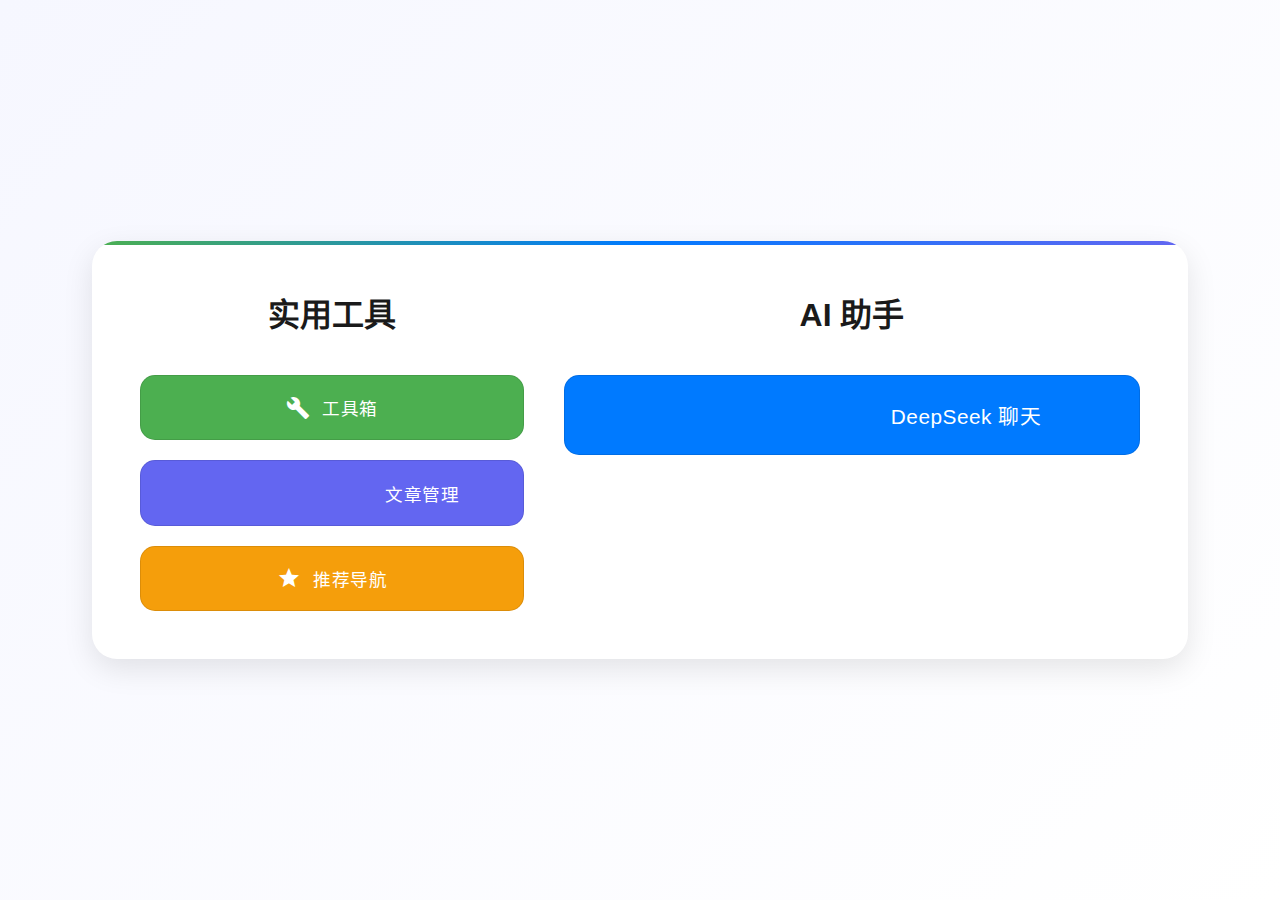
<file: index.html>
<!DOCTYPE html>
<html lang="zh-CN">
<head>
    <meta charset="UTF-8">
    <meta name="viewport" content="width=device-width, initial-scale=1.0">
    <title>项目主页</title>
    <link href="https://fonts.googleapis.com/icon?family=Material+Icons" rel="stylesheet">
    <style>
        body {
            font-family: 'Segoe UI', Tahoma, Geneva, Verdana, sans-serif;
            margin: 0;
            padding: 0;
            min-height: 100vh;
            background: linear-gradient(135deg, #f6f7ff 0%, #ffffff 100%);
            display: flex;
            justify-content: center;
            align-items: center;
        }

        .container {
            display: grid;
            grid-template-columns: 1fr 1.5fr;
            gap: 40px;
            background: white;
            padding: 3rem;
            border-radius: 25px;
            box-shadow: 0 10px 30px rgba(0, 0, 0, 0.1);
            max-width: 1000px;
            width: 90%;
            position: relative;
            overflow: hidden;
        }

        .container::before {
            content: '';
            position: absolute;
            top: 0;
            left: 0;
            right: 0;
            height: 4px;
            background: linear-gradient(90deg, #4CAF50, #007AFF, #6366f1);
        }

        .section {
            display: flex;
            flex-direction: column;
            gap: 20px;
        }

        .section-title {
            color: #1a1a1a;
            font-size: 2em;
            margin: 0 0 20px 0;
            text-align: center;
            font-weight: 600;
        }

        .project-link {
            display: flex;
            align-items: center;
            justify-content: center;
            gap: 0.75rem;
            padding: 1.2rem;
            text-decoration: none;
            border-radius: 15px;
            transition: all 0.3s ease;
            font-size: 1.1rem;
            font-weight: 500;
            letter-spacing: 0.5px;
            position: relative;
            overflow: hidden;
            border: 1px solid rgba(0, 0, 0, 0.1);
        }

        .project-link i {
            font-size: 1.5rem;
        }

        .tools-link {
            background: #4CAF50;
            color: white;
        }

        .ai-link {
            background: #007AFF;
            color: white;
            font-size: 1.3rem;
            padding: 1.5rem;
        }

        .project-link:hover {
            transform: translateY(-3px);
            box-shadow: 0 8px 16px rgba(0,0,0,0.1);
        }

        .project-link:active {
            transform: translateY(-1px);
        }

        .project-link::after {
            content: '';
            position: absolute;
            top: 0;
            left: 0;
            width: 100%;
            height: 100%;
            background: rgba(255, 255, 255, 0.1);
            transform: scaleX(0);
            transform-origin: right;
            transition: transform 0.3s ease;
        }

        .project-link:hover::after {
            transform: scaleX(1);
            transform-origin: left;
        }

        @media (max-width: 768px) {
            .container {
                grid-template-columns: 1fr;
                padding: 2rem;
                gap: 30px;
            }

            .section-title {
                font-size: 1.8em;
            }

            .project-link {
                padding: 1rem;
                font-size: 1rem;
            }

            .ai-link {
                font-size: 1.2rem;
                padding: 1.2rem;
            }
        }

        .content-link {
            background: #6366f1;
            color: white;
        }

        .recommend-link {
            background: #f59e0b;
            color: white;
        }
    </style>
</head>
<body>
    <div class="container">
        <div class="section">
            <h1 class="section-title">实用工具</h1>
            <a href="tools/index.html" class="project-link tools-link">
                <i class="material-icons">build</i>
                <span>工具箱</span>
            </a>
            <a href="articles/index.html" class="project-link content-link">
                <i class="material-icons">article</i>
                <span>文章管理</span>
            </a>
            <a href="recommendations/index.html" class="project-link recommend-link">
                <i class="material-icons">star</i>
                <span>推荐导航</span>
            </a>
        </div>
        <div class="section">
            <h1 class="section-title">AI 助手</h1>
            <a href="deepseek-chat/index.html" class="project-link ai-link">
                <i class="material-icons">smart_toy</i>
                <span>DeepSeek 聊天</span>
            </a>
        </div>
    </div>
</body>
</html>
</file>
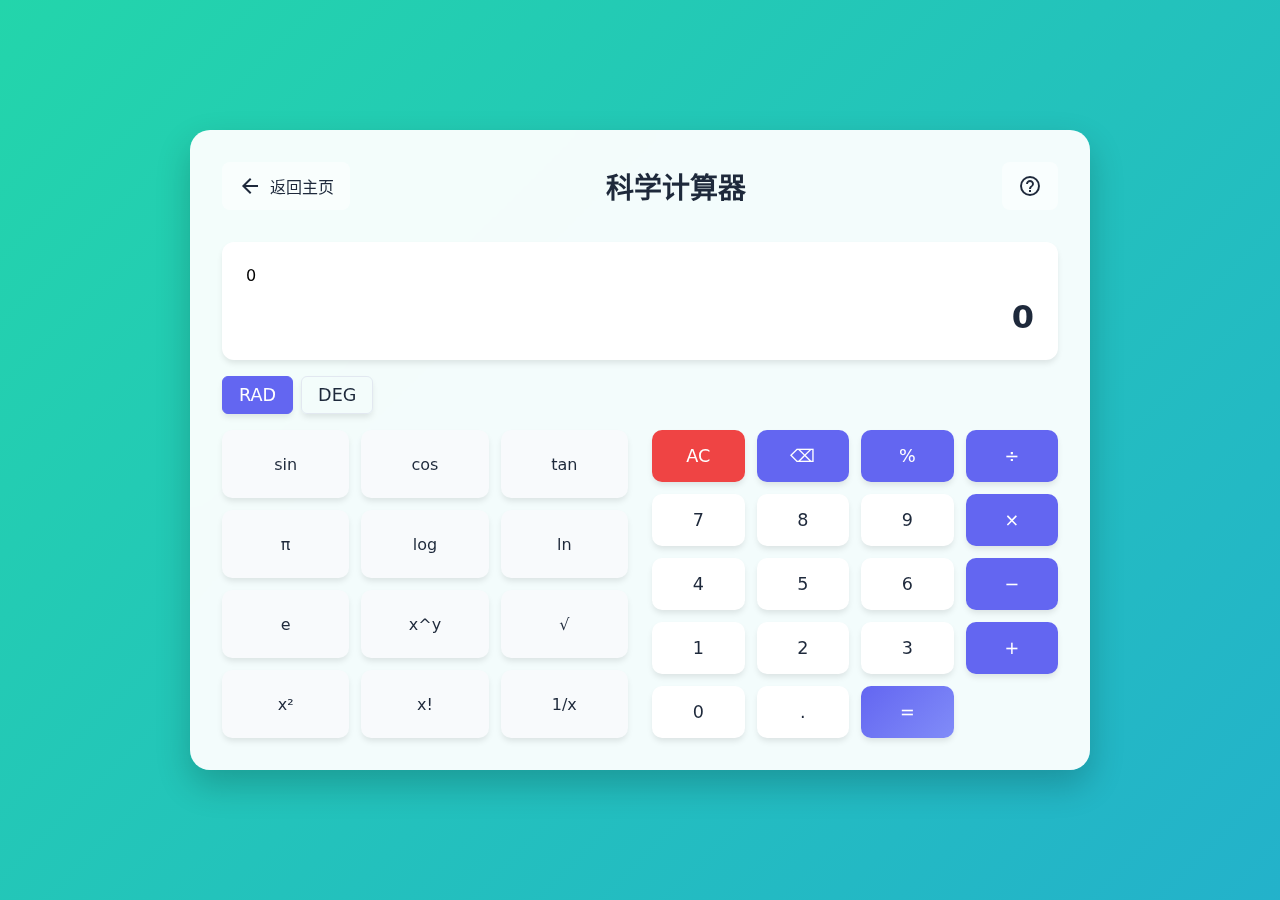
<file: calculator/index.html>
<!DOCTYPE html>
<html lang="zh-CN">
<head>
  <meta charset="UTF-8">
  <meta name="viewport" content="width=device-width, initial-scale=1.0">
  <title>科学计算器</title>
  <link href="https://fonts.googleapis.com/icon?family=Material+Icons" rel="stylesheet">
  <link rel="stylesheet" href="style.css">
</head>
<body>
  <div class="container">
    <div class="header">
      <a href="../index.html" class="back-btn">
        <i class="material-icons">arrow_back</i>
        <span>返回主页</span>
      </a>
      <h1>科学计算器</h1>
      <a href="help.html" class="help-btn">
        <i class="material-icons">help_outline</i>
      </a>
    </div>
    <div class="calculator">
      <div class="display">
        <div class="expression" id="expression">0</div>
        <input type="text" id="display" value="0" disabled>
      </div>
      <div class="mode-switch">
        <button class="mode-btn active" data-mode="rad">RAD</button>
        <button class="mode-btn" data-mode="deg">DEG</button>
      </div>
      <div class="buttons">
        <div class="scientific-buttons">
          <button class="function" data-value="sin">sin</button>
          <button class="function" data-value="cos">cos</button>
          <button class="function" data-value="tan">tan</button>
          <button class="function" data-value="pi">π</button>
          <button class="function" data-value="log">log</button>
          <button class="function" data-value="ln">ln</button>
          <button class="function" data-value="e">e</button>
          <button class="function" data-value="pow">x^y</button>
          <button class="function" data-value="sqrt">√</button>
          <button class="function" data-value="square">x²</button>
          <button class="function" data-value="factorial">x!</button>
          <button class="function" data-value="inverse">1/x</button>
        </div>
        <div class="basic-buttons">
          <button class="operator clear" data-value="AC">AC</button>
          <button class="operator" data-value="DEL">⌫</button>
          <button class="operator" data-value="%">%</button>
          <button class="operator" data-value="/">÷</button>
          <button data-value="7">7</button>
          <button data-value="8">8</button>
          <button data-value="9">9</button>
          <button class="operator" data-value="*">×</button>
          <button data-value="4">4</button>
          <button data-value="5">5</button>
          <button data-value="6">6</button>
          <button class="operator" data-value="-">−</button>
          <button data-value="1">1</button>
          <button data-value="2">2</button>
          <button data-value="3">3</button>
          <button class="operator" data-value="+">+</button>
          <button data-value="0" class="zero">0</button>
          <button data-value=".">.</button>
          <button class="operator equal" data-value="=">=</button>
        </div>
      </div>
    </div>
  </div>
  <script src="script.js"></script>
</body>
</html>
</file>
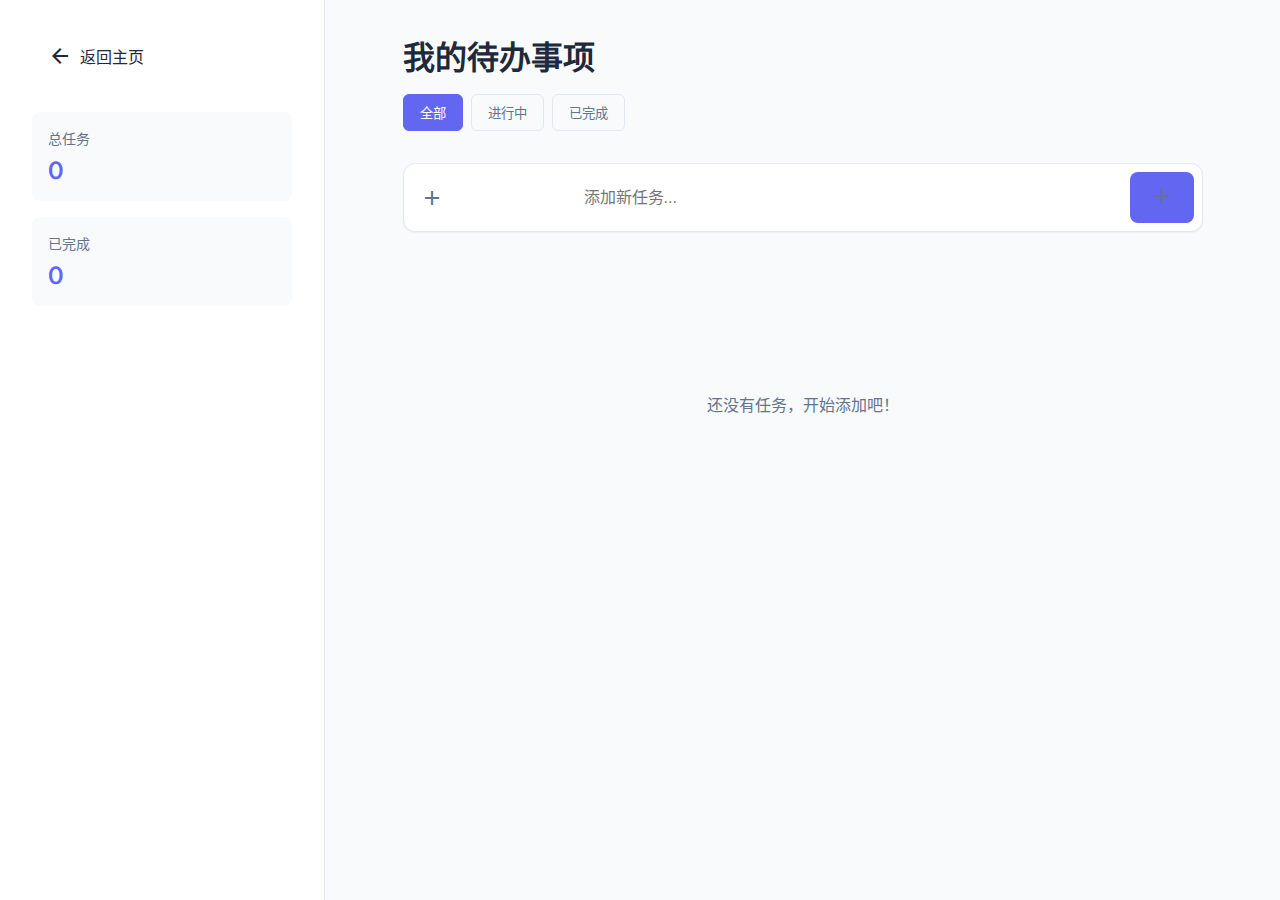
<file: daibanshixiang/index.html>
<!DOCTYPE html>
<html lang="zh-CN">
<head>
  <meta charset="UTF-8">
  <meta name="viewport" content="width=device-width, initial-scale=1.0">
  <title>待办事项</title>
  <link href="https://fonts.googleapis.com/icon?family=Material+Icons" rel="stylesheet">
  <link href="https://fonts.googleapis.com/css2?family=Inter:wght@400;500;600&display=swap" rel="stylesheet">
  <link rel="stylesheet" href="style.css">
</head>
<body>
  <div class="app-container">
    <div class="sidebar">
      <a href="../index.html" class="back-btn">
        <i class="material-icons">arrow_back</i>
        <span>返回主页</span>
      </a>
      <div class="stats">
        <div class="stat-item">
          <span class="stat-label">总任务</span>
          <span class="stat-value" id="total-tasks">0</span>
        </div>
        <div class="stat-item">
          <span class="stat-label">已完成</span>
          <span class="stat-value" id="completed-tasks">0</span>
        </div>
      </div>
    </div>
    
    <div class="main-content">
      <div class="header">
        <h1>我的待办事项</h1>
        <div class="filters">
          <button class="filter-btn active" data-filter="all">全部</button>
          <button class="filter-btn" data-filter="active">进行中</button>
          <button class="filter-btn" data-filter="completed">已完成</button>
        </div>
      </div>

      <form id="todo-form">
        <div class="input-group">
          <i class="material-icons">add_task</i>
          <input type="text" id="todo-input" placeholder="添加新任务..." required>
          <button type="submit">
            <i class="material-icons">add</i>
          </button>
        </div>
      </form>

      <div class="todo-container">
        <ul id="todo-list"></ul>
        <div id="empty-state" class="empty-state">
          <i class="material-icons">task</i>
          <p>还没有任务，开始添加吧！</p>
        </div>
      </div>
    </div>
  </div>
  <script src="script.js"></script>
</body>
</html>
</file>
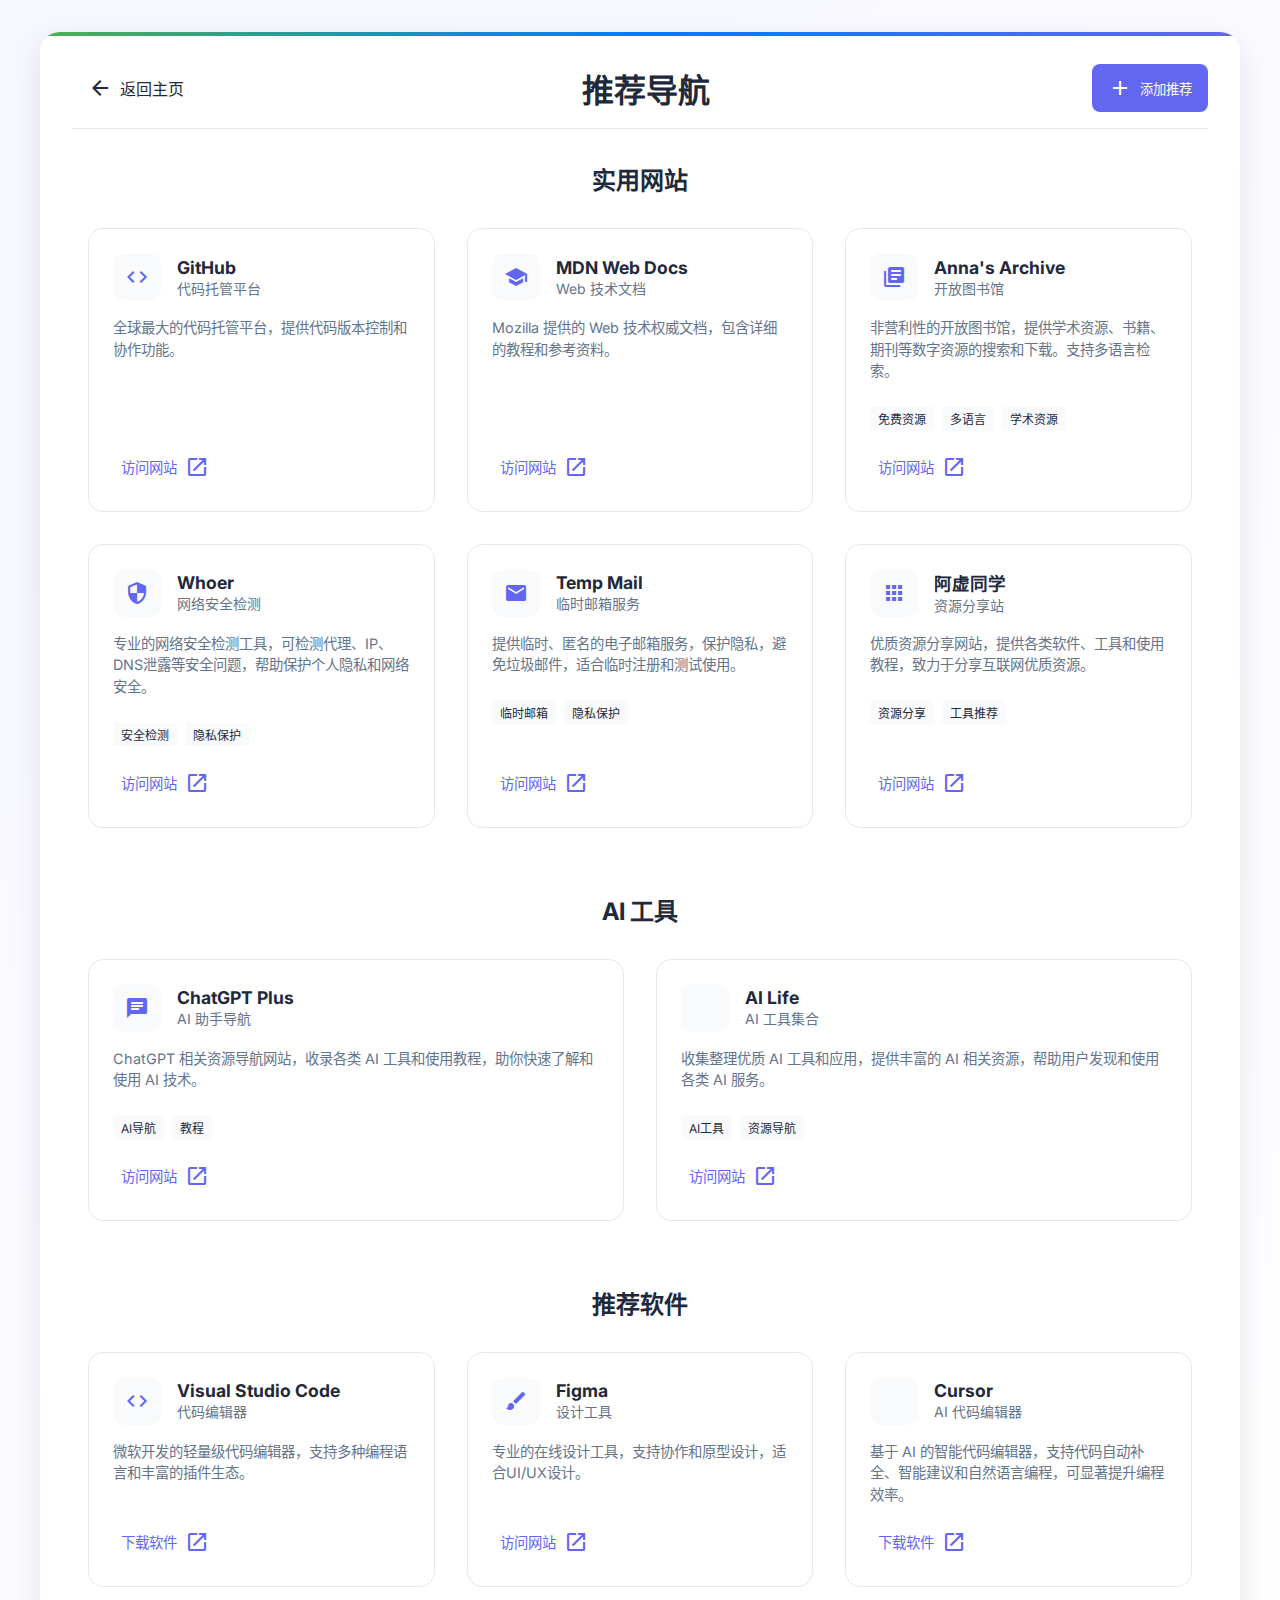
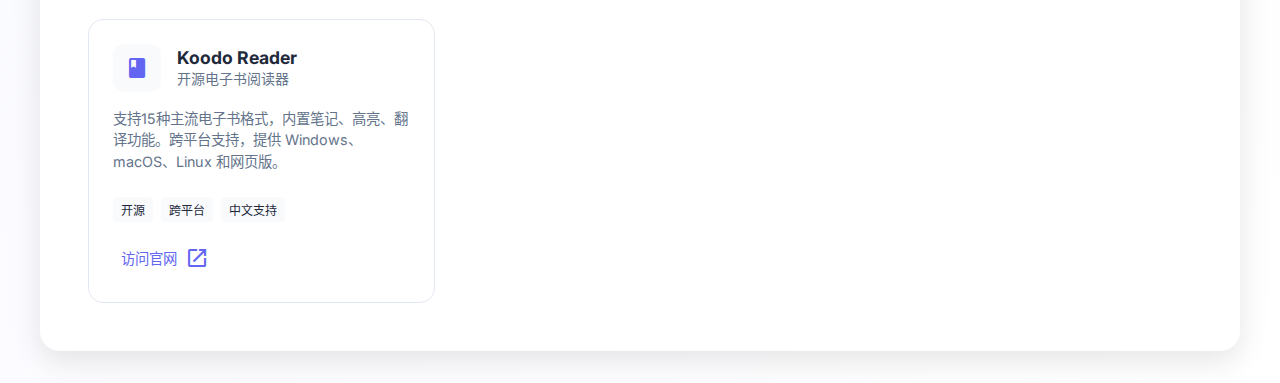
<file: recommendations/index.html>
<!DOCTYPE html>
<html lang="zh-CN">
<head>
    <meta charset="UTF-8">
    <meta name="viewport" content="width=device-width, initial-scale=1.0">
    <title>推荐导航</title>
    <link href="https://fonts.googleapis.com/icon?family=Material+Icons" rel="stylesheet">
    <link href="https://fonts.googleapis.com/css2?family=Inter:wght@400;500;600&display=swap" rel="stylesheet">
    <link rel="stylesheet" href="style.css">
</head>
<body>
    <div class="container">
        <div class="header">
            <a href="../index.html" class="back-btn">
                <i class="material-icons">arrow_back</i>
                <span>返回主页</span>
            </a>
            <h1>推荐导航</h1>
            <button class="add-btn" onclick="showAddForm()">
                <i class="material-icons">add</i>
                <span>添加推荐</span>
            </button>
        </div>

        <div class="section">
            <h2>实用网站</h2>
            <div class="recommendations-grid">
                <div class="recommendation-card">
                    <div class="card-header">
                        <div class="card-icon">
                            <i class="material-icons">code</i>
                        </div>
                        <div class="card-title">
                            <h3>GitHub</h3>
                            <small>代码托管平台</small>
                        </div>
                    </div>
                    <p class="card-description">
                        全球最大的代码托管平台，提供代码版本控制和协作功能。
                    </p>
                    <a href="https://github.com" target="_blank" class="card-link">
                        <span>访问网站</span>
                        <i class="material-icons">open_in_new</i>
                    </a>
                </div>

                <div class="recommendation-card">
                    <div class="card-header">
                        <div class="card-icon">
                            <i class="material-icons">school</i>
                        </div>
                        <div class="card-title">
                            <h3>MDN Web Docs</h3>
                            <small>Web 技术文档</small>
                        </div>
                    </div>
                    <p class="card-description">
                        Mozilla 提供的 Web 技术权威文档，包含详细的教程和参考资料。
                    </p>
                    <a href="https://developer.mozilla.org" target="_blank" class="card-link">
                        <span>访问网站</span>
                        <i class="material-icons">open_in_new</i>
                    </a>
                </div>

                <div class="recommendation-card">
                    <div class="card-header">
                        <div class="card-icon">
                            <i class="material-icons">library_books</i>
                        </div>
                        <div class="card-title">
                            <h3>Anna's Archive</h3>
                            <small>开放图书馆</small>
                        </div>
                    </div>
                    <p class="card-description">
                        非营利性的开放图书馆，提供学术资源、书籍、期刊等数字资源的搜索和下载。支持多语言检索。
                    </p>
                    <div class="card-tags">
                        <span class="tag">免费资源</span>
                        <span class="tag">多语言</span>
                        <span class="tag">学术资源</span>
                    </div>
                    <a href="https://zh.annas-archive.org/" target="_blank" class="card-link">
                        <span>访问网站</span>
                        <i class="material-icons">open_in_new</i>
                    </a>
                </div>

                <div class="recommendation-card">
                    <div class="card-header">
                        <div class="card-icon">
                            <i class="material-icons">security</i>
                        </div>
                        <div class="card-title">
                            <h3>Whoer</h3>
                            <small>网络安全检测</small>
                        </div>
                    </div>
                    <p class="card-description">
                        专业的网络安全检测工具，可检测代理、IP、DNS泄露等安全问题，帮助保护个人隐私和网络安全。
                    </p>
                    <div class="card-tags">
                        <span class="tag">安全检测</span>
                        <span class="tag">隐私保护</span>
                    </div>
                    <a href="https://whoer.net/zh" target="_blank" class="card-link">
                        <span>访问网站</span>
                        <i class="material-icons">open_in_new</i>
                    </a>
                </div>

                <div class="recommendation-card">
                    <div class="card-header">
                        <div class="card-icon">
                            <i class="material-icons">mail</i>
                        </div>
                        <div class="card-title">
                            <h3>Temp Mail</h3>
                            <small>临时邮箱服务</small>
                        </div>
                    </div>
                    <p class="card-description">
                        提供临时、匿名的电子邮箱服务，保护隐私，避免垃圾邮件，适合临时注册和测试使用。
                    </p>
                    <div class="card-tags">
                        <span class="tag">临时邮箱</span>
                        <span class="tag">隐私保护</span>
                    </div>
                    <a href="https://temp-mail.org/zh/" target="_blank" class="card-link">
                        <span>访问网站</span>
                        <i class="material-icons">open_in_new</i>
                    </a>
                </div>

                <div class="recommendation-card">
                    <div class="card-header">
                        <div class="card-icon">
                            <i class="material-icons">apps</i>
                        </div>
                        <div class="card-title">
                            <h3>阿虚同学</h3>
                            <small>资源分享站</small>
                        </div>
                    </div>
                    <p class="card-description">
                        优质资源分享网站，提供各类软件、工具和使用教程，致力于分享互联网优质资源。
                    </p>
                    <div class="card-tags">
                        <span class="tag">资源分享</span>
                        <span class="tag">工具推荐</span>
                    </div>
                    <a href="https://www.ahhhhfs.com/" target="_blank" class="card-link">
                        <span>访问网站</span>
                        <i class="material-icons">open_in_new</i>
                    </a>
                </div>
            </div>
        </div>

        <div class="section">
            <h2>AI 工具</h2>
            <div class="recommendations-grid">
                <div class="recommendation-card">
                    <div class="card-header">
                        <div class="card-icon">
                            <i class="material-icons">chat</i>
                        </div>
                        <div class="card-title">
                            <h3>ChatGPT Plus</h3>
                            <small>AI 助手导航</small>
                        </div>
                    </div>
                    <p class="card-description">
                        ChatGPT 相关资源导航网站，收录各类 AI 工具和使用教程，助你快速了解和使用 AI 技术。
                    </p>
                    <div class="card-tags">
                        <span class="tag">AI导航</span>
                        <span class="tag">教程</span>
                    </div>
                    <a href="https://chatgptplus.cn/" target="_blank" class="card-link">
                        <span>访问网站</span>
                        <i class="material-icons">open_in_new</i>
                    </a>
                </div>

                <div class="recommendation-card">
                    <div class="card-header">
                        <div class="card-icon">
                            <i class="material-icons">auto_awesome</i>
                        </div>
                        <div class="card-title">
                            <h3>AI Life</h3>
                            <small>AI 工具集合</small>
                        </div>
                    </div>
                    <p class="card-description">
                        收集整理优质 AI 工具和应用，提供丰富的 AI 相关资源，帮助用户发现和使用各类 AI 服务。
                    </p>
                    <div class="card-tags">
                        <span class="tag">AI工具</span>
                        <span class="tag">资源导航</span>
                    </div>
                    <a href="https://al.chirmyram.com/" target="_blank" class="card-link">
                        <span>访问网站</span>
                        <i class="material-icons">open_in_new</i>
                    </a>
                </div>
            </div>
        </div>

        <div class="section">
            <h2>推荐软件</h2>
            <div class="recommendations-grid">
                <div class="recommendation-card">
                    <div class="card-header">
                        <div class="card-icon">
                            <i class="material-icons">code</i>
                        </div>
                        <div class="card-title">
                            <h3>Visual Studio Code</h3>
                            <small>代码编辑器</small>
                        </div>
                    </div>
                    <p class="card-description">
                        微软开发的轻量级代码编辑器，支持多种编程语言和丰富的插件生态。
                    </p>
                    <a href="https://code.visualstudio.com" target="_blank" class="card-link">
                        <span>下载软件</span>
                        <i class="material-icons">open_in_new</i>
                    </a>
                </div>

                <div class="recommendation-card">
                    <div class="card-header">
                        <div class="card-icon">
                            <i class="material-icons">brush</i>
                        </div>
                        <div class="card-title">
                            <h3>Figma</h3>
                            <small>设计工具</small>
                        </div>
                    </div>
                    <p class="card-description">
                        专业的在线设计工具，支持协作和原型设计，适合UI/UX设计。
                    </p>
                    <a href="https://www.figma.com" target="_blank" class="card-link">
                        <span>访问网站</span>
                        <i class="material-icons">open_in_new</i>
                    </a>
                </div>

                <div class="recommendation-card">
                    <div class="card-header">
                        <div class="card-icon">
                            <i class="material-icons">terminal</i>
                        </div>
                        <div class="card-title">
                            <h3>Cursor</h3>
                            <small>AI 代码编辑器</small>
                        </div>
                    </div>
                    <p class="card-description">
                        基于 AI 的智能代码编辑器，支持代码自动补全、智能建议和自然语言编程，可显著提升编程效率。
                    </p>
                    <a href="https://www.cursor.com" target="_blank" class="card-link">
                        <span>下载软件</span>
                        <i class="material-icons">open_in_new</i>
                    </a>
                </div>

                <div class="recommendation-card">
                    <div class="card-header">
                        <div class="card-icon">
                            <i class="material-icons">book</i>
                        </div>
                        <div class="card-title">
                            <h3>Koodo Reader</h3>
                            <small>开源电子书阅读器</small>
                        </div>
                    </div>
                    <p class="card-description">
                        支持15种主流电子书格式，内置笔记、高亮、翻译功能。跨平台支持，提供 Windows、macOS、Linux 和网页版。
                    </p>
                    <div class="card-tags">
                        <span class="tag">开源</span>
                        <span class="tag">跨平台</span>
                        <span class="tag">中文支持</span>
                    </div>
                    <a href="https://koodo.960960.xyz/zh" target="_blank" class="card-link">
                        <span>访问官网</span>
                        <i class="material-icons">open_in_new</i>
                    </a>
                </div>
            </div>
        </div>
    </div>

    <div class="modal" id="addModal">
        <div class="modal-content">
            <div class="modal-header">
                <h2>添加推荐</h2>
                <button class="close-btn" onclick="hideAddForm()">
                    <i class="material-icons">close</i>
                </button>
            </div>
            <form id="addForm" onsubmit="addRecommendation(event)">
                <div class="form-group">
                    <label for="section">分类</label>
                    <select id="section" required>
                        <option value="实用网站">实用网站</option>
                        <option value="AI 工具">AI 工具</option>
                        <option value="推荐软件">推荐软件</option>
                    </select>
                </div>
                <div class="form-group">
                    <label for="title">标题</label>
                    <input type="text" id="title" required>
                </div>
                <div class="form-group">
                    <label for="subtitle">副标题</label>
                    <input type="text" id="subtitle" required>
                </div>
                <div class="form-group">
                    <label for="description">描述</label>
                    <textarea id="description" required></textarea>
                </div>
                <div class="form-group">
                    <label for="icon">图标</label>
                    <select id="icon" required>
                        <option value="apps">应用</option>
                        <option value="code">代码</option>
                        <option value="book">书籍</option>
                        <option value="school">教育</option>
                        <option value="brush">设计</option>
                        <option value="terminal">终端</option>
                        <option value="chat">聊天</option>
                        <option value="security">安全</option>
                        <option value="mail">邮件</option>
                    </select>
                </div>
                <div class="form-group">
                    <label for="url">链接</label>
                    <input type="url" id="url" required>
                </div>
                <div class="form-group">
                    <label for="tags">标签（用逗号分隔）</label>
                    <input type="text" id="tags" placeholder="例如: 免费,开源,中文">
                </div>
                <div class="form-actions">
                    <button type="button" onclick="hideAddForm()" class="cancel-btn">取消</button>
                    <button type="submit" class="submit-btn">添加</button>
                </div>
            </form>
        </div>
    </div>

    <script src="script.js"></script>
</body>
</html>
</file>
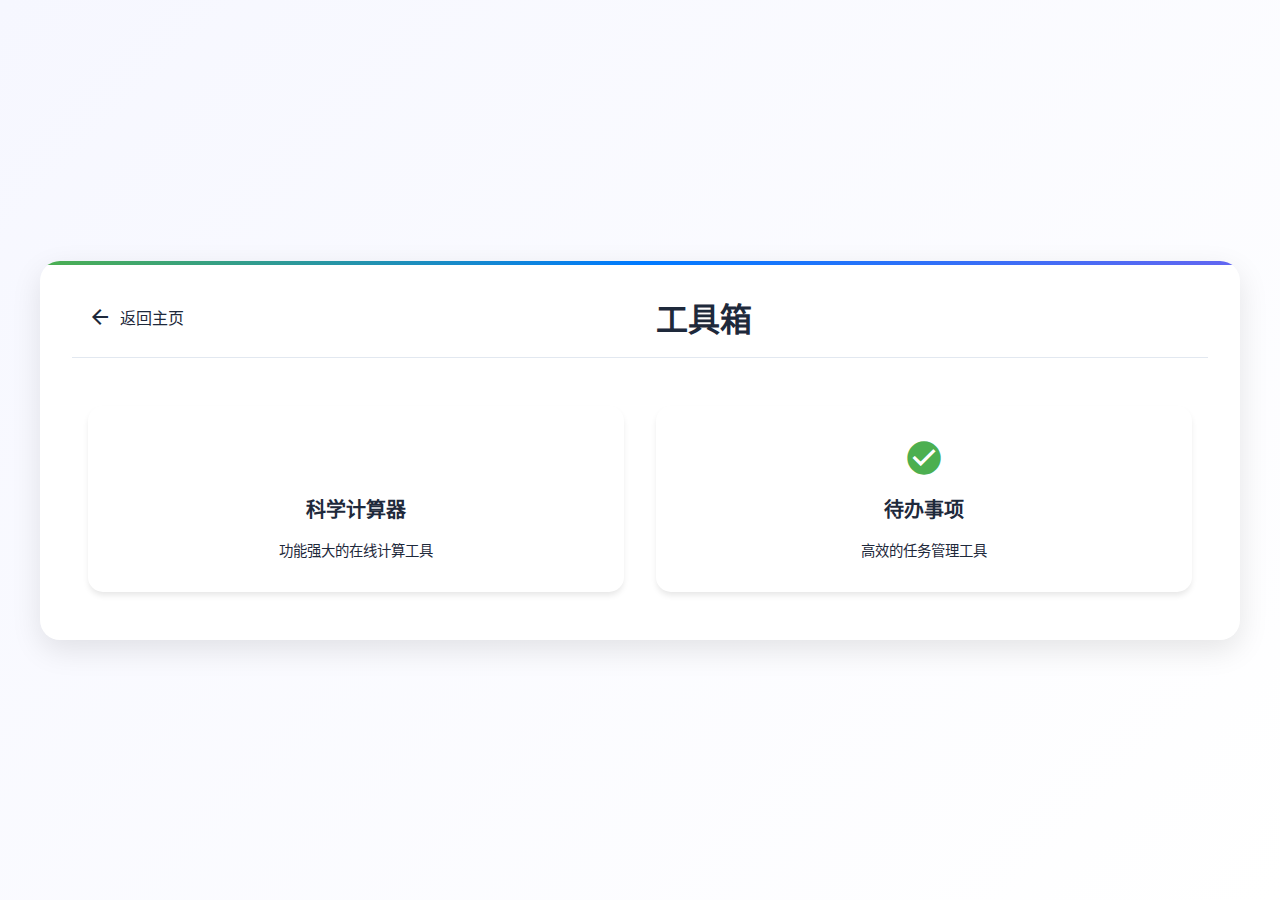
<file: tools/index.html>
<!DOCTYPE html>
<html lang="zh-CN">
<head>
    <meta charset="UTF-8">
    <meta name="viewport" content="width=device-width, initial-scale=1.0">
    <title>工具箱</title>
    <link href="https://fonts.googleapis.com/icon?family=Material+Icons" rel="stylesheet">
    <link href="https://fonts.googleapis.com/css2?family=Inter:wght@400;500;600&display=swap" rel="stylesheet">
    <style>
        :root {
            --primary-color: #4CAF50;
            --primary-light: #45a049;
            --text-color: #1e293b;
            --bg-color: #f8fafc;
            --border-color: #e2e8f0;
        }

        * {
            margin: 0;
            padding: 0;
            box-sizing: border-box;
            font-family: 'Inter', system-ui, -apple-system, sans-serif;
        }

        body {
            background: linear-gradient(135deg, #f6f7ff 0%, #ffffff 100%);
            min-height: 100vh;
            display: flex;
            justify-content: center;
            align-items: center;
            padding: 2rem;
        }

        .container {
            max-width: 1200px;
            width: 100%;
            background: white;
            border-radius: 20px;
            padding: 2rem;
            box-shadow: 0 10px 30px rgba(0, 0, 0, 0.1);
            position: relative;
            overflow: hidden;
        }

        .container::before {
            content: '';
            position: absolute;
            top: 0;
            left: 0;
            right: 0;
            height: 4px;
            background: linear-gradient(90deg, #4CAF50, #007AFF, #6366f1);
        }

        .header {
            display: flex;
            justify-content: space-between;
            align-items: center;
            margin-bottom: 2rem;
            padding-bottom: 1rem;
            border-bottom: 1px solid var(--border-color);
        }

        .back-btn {
            display: flex;
            align-items: center;
            gap: 0.5rem;
            text-decoration: none;
            color: var(--text-color);
            padding: 0.75rem 1rem;
            border-radius: 8px;
            transition: all 0.2s;
            background: rgba(255, 255, 255, 0.5);
        }

        .back-btn:hover {
            background: rgba(255, 255, 255, 0.8);
            transform: translateY(-2px);
        }

        h1 {
            font-size: 2rem;
            color: var(--text-color);
            text-align: center;
            flex: 1;
        }

        .tools-grid {
            display: grid;
            grid-template-columns: repeat(auto-fit, minmax(280px, 1fr));
            gap: 2rem;
            padding: 1rem;
        }

        .tool-card {
            background: white;
            border-radius: 15px;
            padding: 2rem;
            text-decoration: none;
            color: var(--text-color);
            transition: all 0.3s ease;
            display: flex;
            flex-direction: column;
            align-items: center;
            gap: 1rem;
            box-shadow: 0 4px 6px -1px rgba(0, 0, 0, 0.1);
        }

        .tool-card:hover {
            transform: translateY(-5px);
            box-shadow: 0 10px 20px rgba(0, 0, 0, 0.1);
        }

        .tool-card i {
            font-size: 2.5rem;
            color: var(--primary-color);
        }

        .tool-card h3 {
            font-size: 1.25rem;
            text-align: center;
            margin: 0;
        }

        .tool-card p {
            color: var(--text-light);
            text-align: center;
            font-size: 0.9rem;
            margin: 0;
        }

        @media (max-width: 768px) {
            .container {
                padding: 1rem;
            }

            .tools-grid {
                grid-template-columns: 1fr;
                gap: 1rem;
            }

            h1 {
                font-size: 1.5rem;
            }
        }
    </style>
</head>
<body>
    <div class="container">
        <div class="header">
            <a href="../index.html" class="back-btn">
                <i class="material-icons">arrow_back</i>
                <span>返回主页</span>
            </a>
            <h1>工具箱</h1>
        </div>
        <div class="tools-grid">
            <a href="../calculator/index.html" class="tool-card">
                <i class="material-icons">calculate</i>
                <h3>科学计算器</h3>
                <p>功能强大的在线计算工具</p>
            </a>
            <a href="../daibanshixiang/index.html" class="tool-card">
                <i class="material-icons">check_circle</i>
                <h3>待办事项</h3>
                <p>高效的任务管理工具</p>
            </a>
        </div>
    </div>
</body>
</html>
</file>
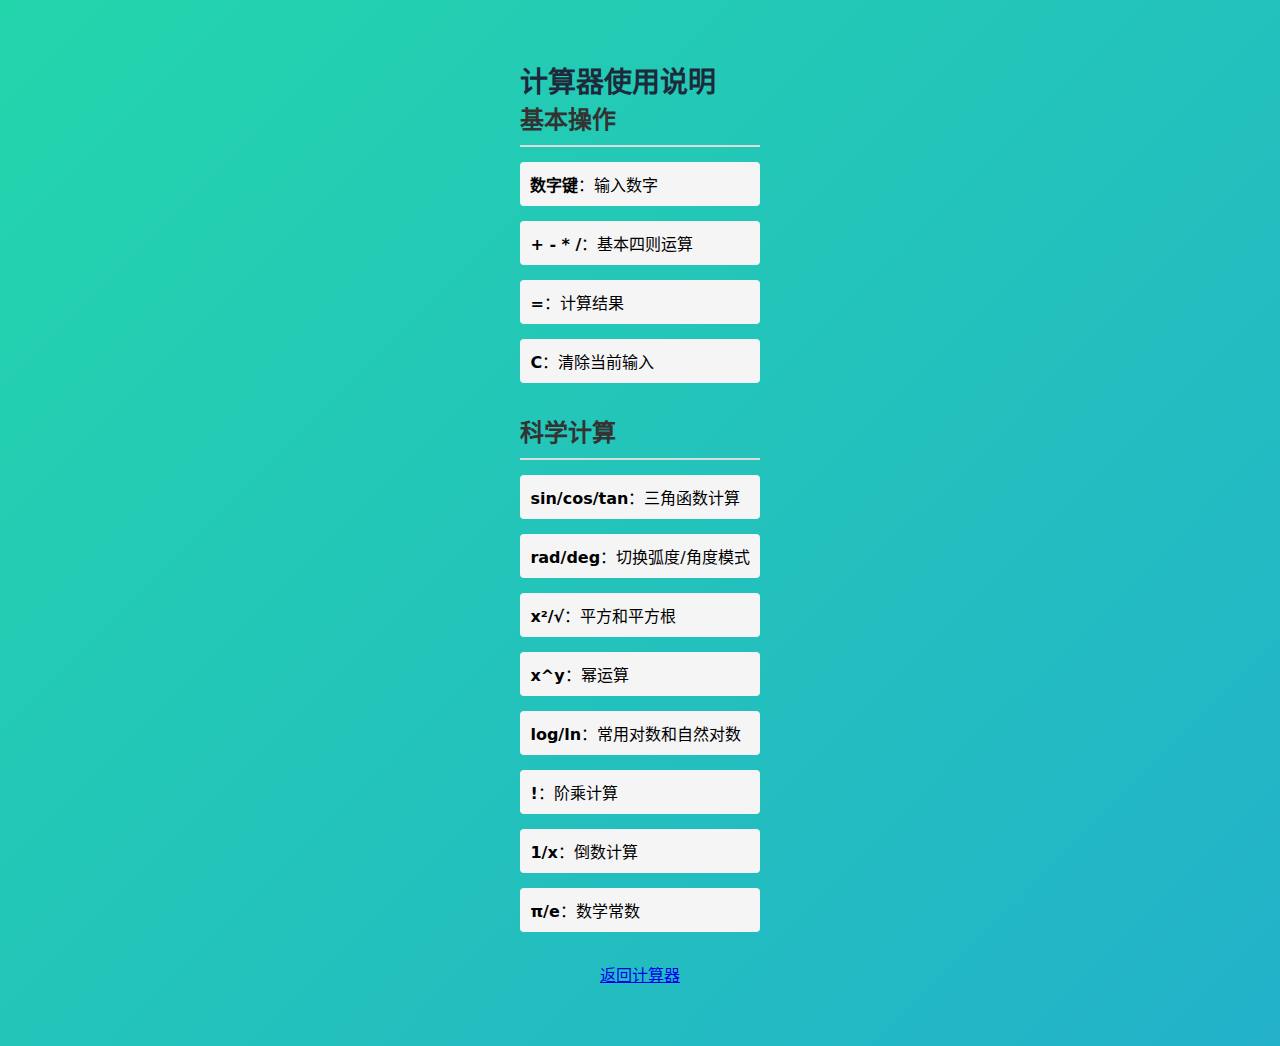
<file: calculator/help.html>
<!DOCTYPE html>
<html lang="zh-CN">
<head>
  <meta charset="UTF-8">
  <meta name="viewport" content="width=device-width, initial-scale=1.0">
  <title>计算器帮助</title>
  <link rel="stylesheet" href="style.css">
  <style>
    .help-container {
      max-width: 800px;
      margin: 20px auto;
      padding: 20px;
    }
    .help-section {
      margin-bottom: 30px;
    }
    .help-section h2 {
      color: #333;
      border-bottom: 2px solid #ddd;
      padding-bottom: 10px;
    }
    .help-section ul {
      list-style: none;
      padding: 0;
    }
    .help-section li {
      margin: 15px 0;
      padding: 10px;
      background: #f5f5f5;
      border-radius: 4px;
    }
    .back-link {
      display: block;
      text-align: center;
      margin-top: 30px;
    }
  </style>
</head>
<body>
  <div class="help-container">
    <h1>计算器使用说明</h1>
    
    <div class="help-section">
      <h2>基本操作</h2>
      <ul>
        <li><strong>数字键</strong>：输入数字</li>
        <li><strong>+ - * /</strong>：基本四则运算</li>
        <li><strong>=</strong>：计算结果</li>
        <li><strong>C</strong>：清除当前输入</li>
      </ul>
    </div>

    <div class="help-section">
      <h2>科学计算</h2>
      <ul>
        <li><strong>sin/cos/tan</strong>：三角函数计算</li>
        <li><strong>rad/deg</strong>：切换弧度/角度模式</li>
        <li><strong>x²/√</strong>：平方和平方根</li>
        <li><strong>x^y</strong>：幂运算</li>
        <li><strong>log/ln</strong>：常用对数和自然对数</li>
        <li><strong>!</strong>：阶乘计算</li>
        <li><strong>1/x</strong>：倒数计算</li>
        <li><strong>π/e</strong>：数学常数</li>
      </ul>
    </div>

    <a href="index.html" class="back-link">返回计算器</a>
  </div>
</body>
</html>
</file>
<file: calculator/style.css>
:root {
  --primary-color: #6366f1;
  --primary-light: #818cf8;
  --text-color: #1e293b;
  --bg-color: #f8fafc;
  --border-color: #e2e8f0;
  --shadow: 0 4px 6px -1px rgb(0 0 0 / 0.1);
}

* {
  margin: 0;
  padding: 0;
  box-sizing: border-box;
  font-family: 'Inter', system-ui, -apple-system, sans-serif;
}

body {
  min-height: 100vh;
  background: linear-gradient(-45deg, #ee7752, #e73c7e, #23a6d5, #23d5ab);
  background-size: 400% 400%;
  animation: gradientBG 15s ease infinite;
  display: flex;
  justify-content: center;
  align-items: center;
  padding: 20px;
}

.container {
  width: 100%;
  max-width: 900px;
  background: rgba(255, 255, 255, 0.95);
  backdrop-filter: blur(10px);
  border-radius: 20px;
  padding: 2rem;
  box-shadow: 0 15px 35px rgba(0, 0, 0, 0.2);
}

.header {
  display: flex;
  justify-content: space-between;
  align-items: center;
  margin-bottom: 2rem;
}

.back-btn, .help-btn {
  display: flex;
  align-items: center;
  gap: 0.5rem;
  text-decoration: none;
  color: var(--text-color);
  padding: 0.75rem 1rem;
  border-radius: 8px;
  transition: all 0.2s;
  background: rgba(255, 255, 255, 0.5);
}

.back-btn:hover, .help-btn:hover {
  background: rgba(255, 255, 255, 0.8);
  transform: translateY(-2px);
}

h1 {
  color: var(--text-color);
  font-size: 1.75rem;
}

.calculator {
  animation: fadeIn 0.5s ease-out;
}

.display {
  background: white;
  padding: 1.5rem;
  border-radius: 12px;
  margin-bottom: 1rem;
  box-shadow: var(--shadow);
}

.expression {
  font-size: 1rem;
  color: var(--text-light);
  min-height: 1.5rem;
  margin-bottom: 0.5rem;
}

#display {
  width: 100%;
  font-size: 2rem;
  text-align: right;
  border: none;
  background: none;
  color: var(--text-color);
  font-weight: 600;
}

.mode-switch {
  display: flex;
  gap: 0.5rem;
  margin-bottom: 1rem;
}

.mode-btn {
  padding: 0.5rem 1rem;
  border: 1px solid var(--border-color);
  background: none;
  border-radius: 6px;
  cursor: pointer;
  transition: all 0.2s;
}

.mode-btn.active {
  background: var(--primary-color);
  color: white;
  border-color: var(--primary-color);
}

.buttons {
  display: grid;
  grid-template-columns: 1fr 1fr;
  gap: 1.5rem;
}

.scientific-buttons {
  display: grid;
  grid-template-columns: repeat(3, 1fr);
  gap: 0.75rem;
}

.basic-buttons {
  display: grid;
  grid-template-columns: repeat(4, 1fr);
  gap: 0.75rem;
}

button {
  padding: 1rem;
  border: none;
  border-radius: 10px;
  font-size: 1.1rem;
  cursor: pointer;
  transition: all 0.2s;
  background: white;
  color: var(--text-color);
  box-shadow: var(--shadow);
}

button:hover {
  transform: translateY(-2px);
  box-shadow: 0 6px 12px rgba(0, 0, 0, 0.1);
}

.operator {
  background: var(--primary-color);
  color: white;
}

.function {
  background: var(--bg-color);
  font-size: 1rem;
}

.equal {
  background: linear-gradient(135deg, var(--primary-color), var(--primary-light));
}

.clear {
  background: #ef4444;
}

@media (max-width: 768px) {
  .container {
    padding: 1rem;
  }

  .buttons {
    grid-template-columns: 1fr;
  }

  button {
    padding: 0.875rem;
    font-size: 1rem;
  }

  #display {
    font-size: 1.75rem;
  }

  .scientific-buttons {
    grid-template-columns: repeat(4, 1fr);
  }
}

@media (max-width: 480px) {
  .scientific-buttons {
    grid-template-columns: repeat(3, 1fr);
  }

  button {
    padding: 0.75rem;
    font-size: 0.9rem;
  }

  .back-btn span {
    display: none;
  }
}
</file>
<file: daibanshixiang/style.css>
:root {
  --primary-color: #6366f1;
  --primary-light: #818cf8;
  --secondary-color: #f43f5e;
  --text-color: #1e293b;
  --text-light: #64748b;
  --bg-color: #f8fafc;
  --border-color: #e2e8f0;
  --shadow-sm: 0 1px 2px 0 rgb(0 0 0 / 0.05);
  --shadow: 0 4px 6px -1px rgb(0 0 0 / 0.1);
  --shadow-lg: 0 10px 15px -3px rgb(0 0 0 / 0.1);
}

body {
  font-family: 'Inter', system-ui, -apple-system, sans-serif;
  background-color: var(--bg-color);
  color: var(--text-color);
  margin: 0;
  min-height: 100vh;
}

.app-container {
  display: flex;
  min-height: 100vh;
}

.sidebar {
  width: 260px;
  background: white;
  padding: 2rem;
  border-right: 1px solid var(--border-color);
  display: flex;
  flex-direction: column;
  gap: 2rem;
}

.main-content {
  flex: 1;
  padding: 2rem;
  max-width: 800px;
  margin: 0 auto;
}

.back-btn {
  display: flex;
  align-items: center;
  gap: 0.5rem;
  text-decoration: none;
  color: var(--text-color);
  padding: 0.75rem 1rem;
  border-radius: 8px;
  transition: all 0.2s;
}

.back-btn:hover {
  background: var(--bg-color);
}

.stats {
  display: flex;
  flex-direction: column;
  gap: 1rem;
}

.stat-item {
  background: var(--bg-color);
  padding: 1rem;
  border-radius: 8px;
}

.stat-label {
  display: block;
  color: var(--text-light);
  font-size: 0.875rem;
  margin-bottom: 0.5rem;
}

.stat-value {
  font-size: 1.5rem;
  font-weight: 600;
  color: var(--primary-color);
}

.header {
  margin-bottom: 2rem;
}

h1 {
  color: var(--text-color);
  margin: 0 0 1rem 0;
  font-size: 2rem;
}

.filters {
  display: flex;
  gap: 0.5rem;
}

.filter-btn {
  background: none;
  border: 1px solid var(--border-color);
  padding: 0.5rem 1rem;
  border-radius: 6px;
  cursor: pointer;
  color: var(--text-light);
  transition: all 0.2s;
}

.filter-btn.active {
  background: var(--primary-color);
  color: white;
  border-color: var(--primary-color);
}

.input-group {
  display: flex;
  align-items: center;
  background: white;
  padding: 0.5rem;
  border-radius: 12px;
  border: 1px solid var(--border-color);
  box-shadow: var(--shadow-sm);
}

.input-group i {
  color: var(--text-light);
  margin: 0 0.5rem;
}

#todo-input {
  flex: 1;
  border: none;
  padding: 0.75rem;
  font-size: 1rem;
}

#todo-input:focus {
  outline: none;
}

#todo-form button {
  background: var(--primary-color);
  color: white;
  border: none;
  padding: 0.75rem;
  border-radius: 8px;
  cursor: pointer;
  transition: all 0.2s;
}

#todo-form button:hover {
  background: var(--primary-light);
}

.todo-container {
  margin-top: 2rem;
}

#todo-list {
  list-style: none;
  padding: 0;
  margin: 0;
  display: flex;
  flex-direction: column;
  gap: 1rem;
}

.todo-item {
  background: white;
  padding: 1rem;
  border-radius: 12px;
  box-shadow: var(--shadow);
  display: flex;
  align-items: center;
  gap: 1rem;
  transition: all 0.3s;
}

.todo-item:hover {
  transform: translateY(-2px);
  box-shadow: var(--shadow-lg);
}

.todo-checkbox {
  width: 20px;
  height: 20px;
  border: 2px solid var(--border-color);
  border-radius: 6px;
  cursor: pointer;
  position: relative;
}

.todo-item.completed .todo-checkbox {
  background: var(--primary-color);
  border-color: var(--primary-color);
}

.todo-item.completed .todo-checkbox::after {
  content: '✓';
  position: absolute;
  color: white;
  font-size: 14px;
  top: 50%;
  left: 50%;
  transform: translate(-50%, -50%);
}

.todo-content {
  flex: 1;
}

.todo-text {
  margin: 0;
  font-size: 1rem;
}

.todo-item.completed .todo-text {
  text-decoration: line-through;
  color: var(--text-light);
}

.todo-time {
  font-size: 0.875rem;
  color: var(--text-light);
  margin-top: 0.25rem;
}

.delete-btn {
  color: var(--secondary-color);
  background: none;
  border: none;
  cursor: pointer;
  padding: 0.5rem;
  border-radius: 6px;
  transition: all 0.2s;
}

.delete-btn:hover {
  background: rgba(244, 63, 94, 0.1);
}

.empty-state {
  text-align: center;
  padding: 3rem;
  color: var(--text-light);
}

.empty-state i {
  font-size: 3rem;
  margin-bottom: 1rem;
}

@media (max-width: 768px) {
  .app-container {
    flex-direction: column;
  }

  .sidebar {
    width: auto;
    border-right: none;
    border-bottom: 1px solid var(--border-color);
    padding: 1rem;
  }

  .main-content {
    padding: 1rem;
  }

  .stats {
    flex-direction: row;
    justify-content: space-around;
  }

  .stat-item {
    flex: 1;
    margin: 0 0.5rem;
  }
}
</file>
<file: recommendations/style.css>
:root {
    --primary-color: #6366f1;
    --primary-light: #818cf8;
    --text-color: #1e293b;
    --text-light: #64748b;
    --bg-color: #f8fafc;
    --border-color: #e2e8f0;
}

* {
    margin: 0;
    padding: 0;
    box-sizing: border-box;
    font-family: 'Inter', system-ui, -apple-system, sans-serif;
}

body {
    background: linear-gradient(135deg, #f6f7ff 0%, #ffffff 100%);
    min-height: 100vh;
    display: flex;
    justify-content: center;
    align-items: center;
    padding: 2rem;
}

.container {
    max-width: 1200px;
    width: 100%;
    background: white;
    border-radius: 20px;
    padding: 2rem;
    box-shadow: 0 10px 30px rgba(0, 0, 0, 0.1);
    position: relative;
    overflow: hidden;
}

.container::before {
    content: '';
    position: absolute;
    top: 0;
    left: 0;
    right: 0;
    height: 4px;
    background: linear-gradient(90deg, #4CAF50, #007AFF, #6366f1);
}

/* Header Styles */
.header {
    display: flex;
    justify-content: space-between;
    align-items: center;
    margin-bottom: 2rem;
    padding-bottom: 1rem;
    border-bottom: 1px solid var(--border-color);
}

.back-btn {
    display: flex;
    align-items: center;
    gap: 0.5rem;
    text-decoration: none;
    color: var(--text-color);
    padding: 0.75rem 1rem;
    border-radius: 8px;
    transition: all 0.2s;
    background: rgba(255, 255, 255, 0.5);
}

.back-btn:hover {
    background: rgba(255, 255, 255, 0.8);
    transform: translateY(-2px);
}

/* Section Styles */
.section {
    margin-bottom: 3rem;
}

.section:last-child {
    margin-bottom: 0;
}

h1, h2 {
    color: var(--text-color);
    text-align: center;
}

h1 {
    font-size: 2rem;
    flex: 1;
}

h2 {
    font-size: 1.5rem;
    margin: 2rem 0 1rem;
}

/* Grid Layout */
.recommendations-grid {
    display: grid;
    grid-template-columns: repeat(auto-fit, minmax(280px, 1fr));
    gap: 2rem;
    padding: 1rem;
}

/* Card Styles */
.recommendation-card {
    background: white;
    border-radius: 15px;
    padding: 1.5rem;
    border: 1px solid var(--border-color);
    transition: all 0.3s ease;
    display: flex;
    flex-direction: column;
    gap: 1rem;
}

.recommendation-card:hover {
    transform: translateY(-5px);
    box-shadow: 0 10px 20px rgba(0, 0, 0, 0.1);
}

.card-header {
    display: flex;
    align-items: center;
    gap: 1rem;
}

.card-icon {
    width: 48px;
    height: 48px;
    border-radius: 12px;
    display: flex;
    align-items: center;
    justify-content: center;
    background: var(--bg-color);
}

.card-icon i {
    font-size: 24px;
    color: var(--primary-color);
}

.card-title {
    flex: 1;
}

.card-title h3 {
    font-size: 1.1rem;
    margin: 0;
    color: var(--text-color);
}

.card-title small {
    color: var(--text-light);
    font-size: 0.875rem;
}

.card-description {
    color: var(--text-light);
    font-size: 0.9rem;
    line-height: 1.5;
}

.card-tags {
    display: flex;
    flex-wrap: wrap;
    gap: 0.5rem;
    margin-top: 0.5rem;
}

.tag {
    background: var(--bg-color);
    color: var(--text-color);
    padding: 0.25rem 0.5rem;
    border-radius: 4px;
    font-size: 0.75rem;
}

.card-link {
    display: inline-flex;
    align-items: center;
    gap: 0.5rem;
    text-decoration: none;
    color: var(--primary-color);
    font-weight: 500;
    font-size: 0.9rem;
    margin-top: auto;
    padding: 0.5rem;
    border-radius: 8px;
    transition: all 0.2s;
}

.card-link:hover {
    background: var(--bg-color);
}

/* Add Button Styles */
.add-btn {
    display: flex;
    align-items: center;
    gap: 0.5rem;
    padding: 0.75rem 1rem;
    border: none;
    border-radius: 8px;
    background: var(--primary-color);
    color: white;
    cursor: pointer;
    transition: all 0.2s;
}

.add-btn:hover {
    background: var(--primary-light);
    transform: translateY(-2px);
}

/* Modal Styles */
.modal {
    display: none;
    position: fixed;
    top: 0;
    left: 0;
    right: 0;
    bottom: 0;
    background: rgba(0, 0, 0, 0.5);
    z-index: 1000;
    align-items: center;
    justify-content: center;
}

.modal.show {
    display: flex;
}

.modal-content {
    background: white;
    border-radius: 12px;
    padding: 2rem;
    width: 90%;
    max-width: 600px;
    max-height: 90vh;
    overflow-y: auto;
}

.modal-header {
    display: flex;
    justify-content: space-between;
    align-items: center;
    margin-bottom: 1.5rem;
}

.close-btn {
    background: none;
    border: none;
    cursor: pointer;
    color: var(--text-light);
    padding: 0.5rem;
    border-radius: 50%;
    transition: all 0.2s;
}

.close-btn:hover {
    background: var(--bg-color);
}

/* Form Styles */
.form-group {
    margin-bottom: 1.5rem;
}

.form-group label {
    display: block;
    margin-bottom: 0.5rem;
    color: var(--text-color);
    font-weight: 500;
}

.form-group input,
.form-group select,
.form-group textarea {
    width: 100%;
    padding: 0.75rem;
    border: 1px solid var(--border-color);
    border-radius: 8px;
    font-size: 1rem;
    transition: all 0.2s;
}

.form-group textarea {
    height: 100px;
    resize: vertical;
}

.form-group input:focus,
.form-group select:focus,
.form-group textarea:focus {
    outline: none;
    border-color: var(--primary-color);
    box-shadow: 0 0 0 2px rgba(99, 102, 241, 0.1);
}

.form-actions {
    display: flex;
    justify-content: flex-end;
    gap: 1rem;
    margin-top: 2rem;
}

.cancel-btn,
.submit-btn {
    padding: 0.75rem 1.5rem;
    border: none;
    border-radius: 8px;
    cursor: pointer;
    font-weight: 500;
    transition: all 0.2s;
}

.cancel-btn {
    background: var(--bg-color);
    color: var(--text-color);
}

.submit-btn {
    background: var(--primary-color);
    color: white;
}

.cancel-btn:hover,
.submit-btn:hover {
    transform: translateY(-2px);
}

.submit-btn:hover {
    background: var(--primary-light);
}

/* Responsive Styles */
@media (max-width: 768px) {
    .container {
        padding: 1rem;
    }

    .recommendations-grid {
        grid-template-columns: 1fr;
        gap: 1rem;
    }

    h1 {
        font-size: 1.5rem;
    }

    h2 {
        font-size: 1.25rem;
    }
}
</file>
